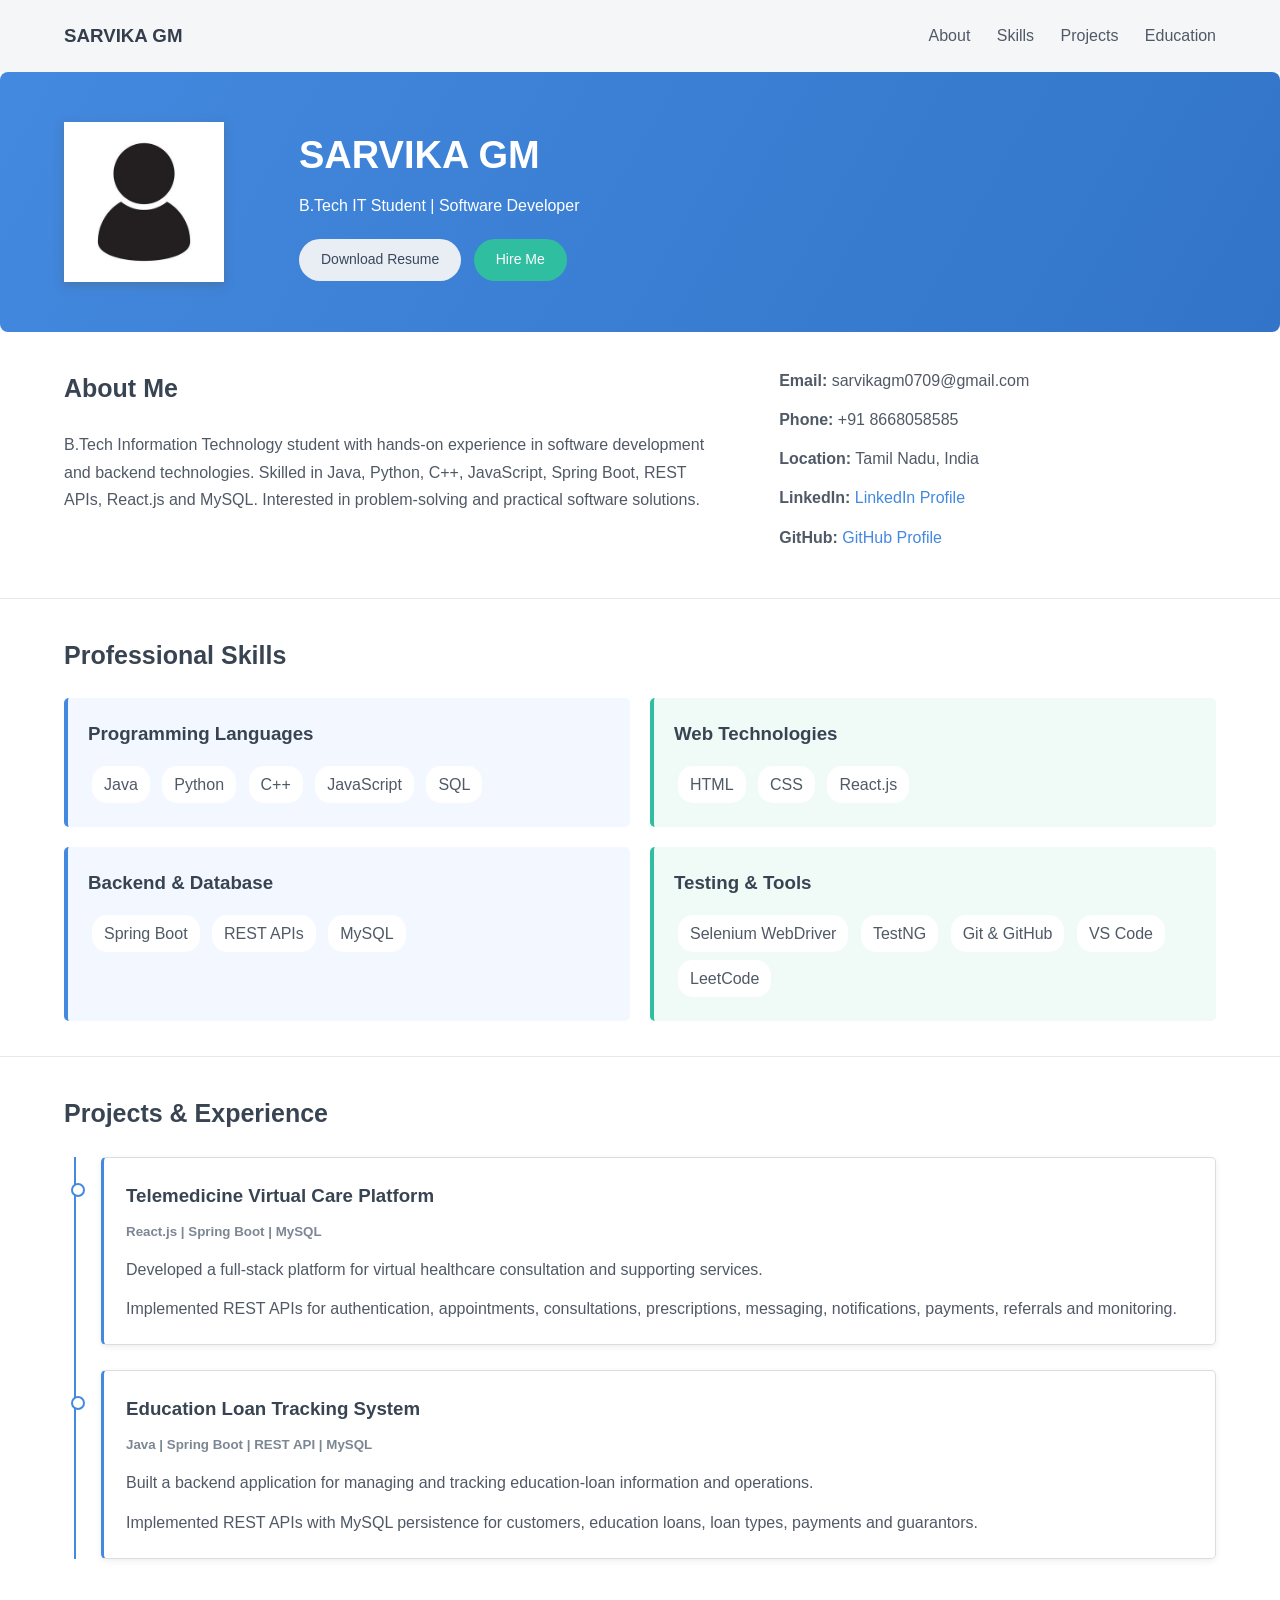
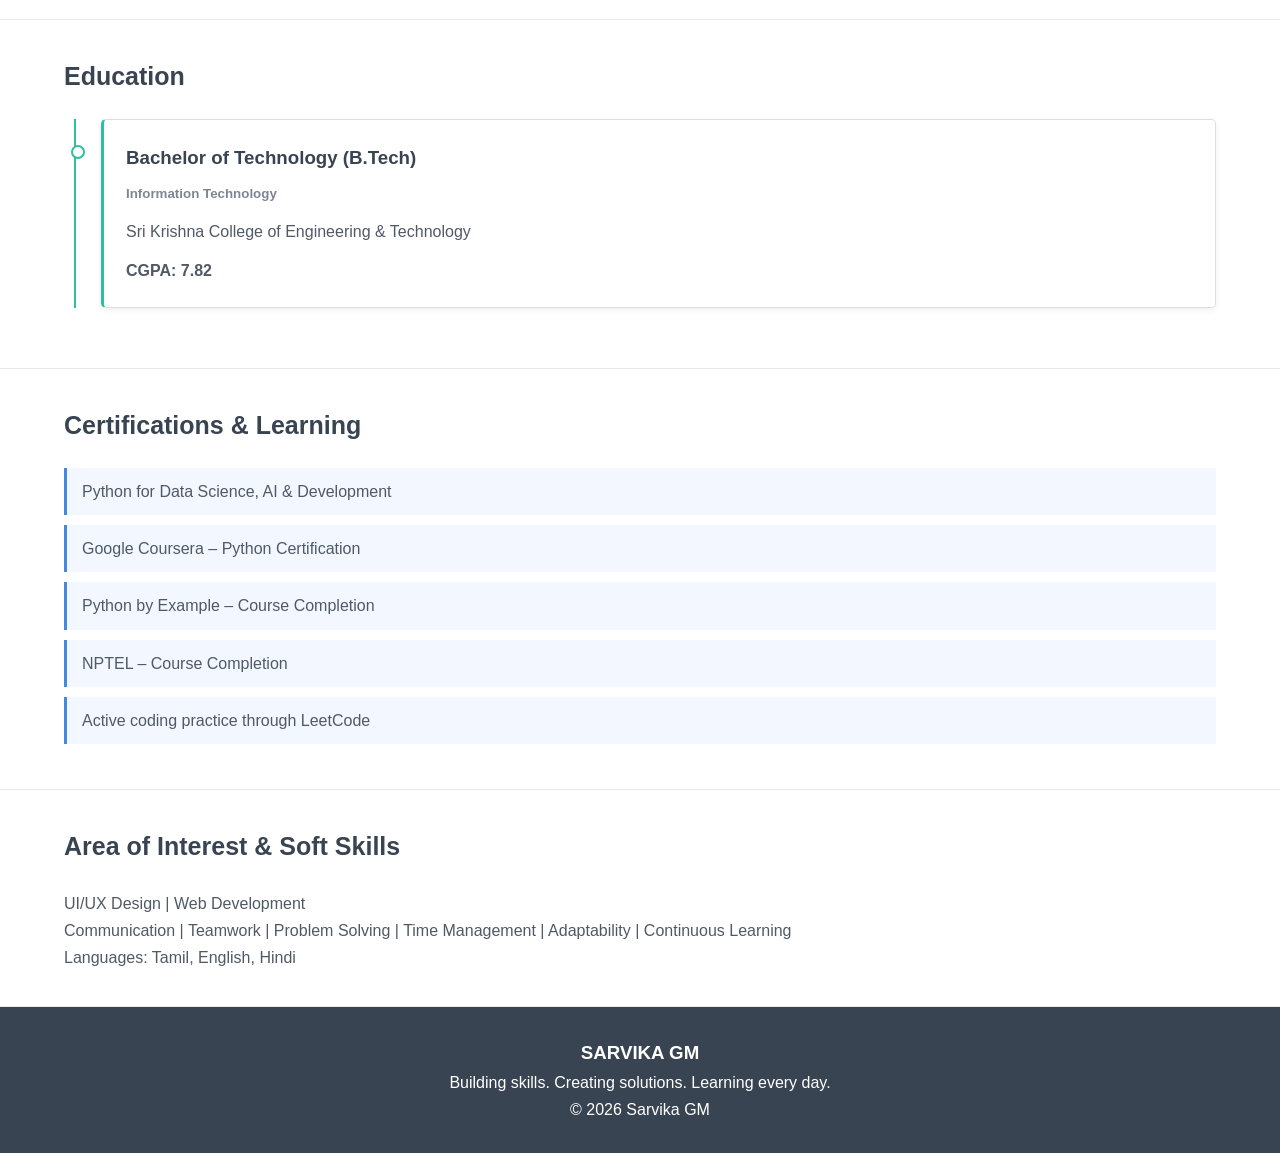
<file: index.html>
<!DOCTYPE html>
<html lang="en">
<head>
    <meta charset="UTF-8">
    <meta name="viewport" content="width=device-width, initial-scale=1.0">
    <title>Sarvika GM | Portfolio</title>
    <link rel="stylesheet" href="style.css">
</head>

<body>

<!-- Navigation -->
<header class="navbar">
    <h3>SARVIKA GM</h3>
    <nav>
        <a href="#about">About</a>
        <a href="#skills">Skills</a>
        <a href="#projects">Projects</a>
        <a href="#education">Education</a>
    </nav>
</header>

<!-- Profile Banner -->
<section class="hero">
    <div class="profile-image">
        <img src="images/profile.jpg" alt="Sarvika GM">
    </div>

    <div class="hero-content">
        <h1>SARVIKA GM</h1>
        <p>B.Tech IT Student | Software Developer</p>

        <a href="Resume-sarvika.pdf" download class="btn">
            Download Resume
        </a>

        <a href="mailto:sarvikagm0709@gmail.com" class="btn hire">
            Hire Me
        </a>
    </div>
</section>

<!-- About -->
<section id="about" class="section about">
    <div>
        <h2>About Me</h2>
        <p>
            B.Tech Information Technology student with hands-on
            experience in software development and backend
            technologies. Skilled in Java, Python, C++,
            JavaScript, Spring Boot, REST APIs, React.js and MySQL.
            Interested in problem-solving and practical
            software solutions.
        </p>
    </div>

    <div class="details">
        <p><b>Email:</b> sarvikagm0709@gmail.com</p>
        <p><b>Phone:</b> +91 8668058585</p>
        <p><b>Location:</b> Tamil Nadu, India</p>

        <p><b>LinkedIn:</b>
            <a href="https://linkedin.com/in/sarvika-gm-0246b632b"
               target="_blank">LinkedIn Profile</a>
        </p>

        <p><b>GitHub:</b>
            <a href="https://github.com/sarvika-gm"
               target="_blank">GitHub Profile</a>
        </p>
    </div>
</section>

<!-- Skills -->
<section id="skills" class="section">
    <h2>Professional Skills</h2>

    <div class="skills-grid">

        <div class="skill-card">
            <h3>Programming Languages</h3>
            <p>Java</p>
            <p>Python</p>
            <p>C++</p>
            <p>JavaScript</p>
            <p>SQL</p>
        </div>

        <div class="skill-card green">
            <h3>Web Technologies</h3>
            <p>HTML</p>
            <p>CSS</p>
            <p>React.js</p>
        </div>

        <div class="skill-card">
            <h3>Backend & Database</h3>
            <p>Spring Boot</p>
            <p>REST APIs</p>
            <p>MySQL</p>
        </div>

        <div class="skill-card green">
            <h3>Testing & Tools</h3>
            <p>Selenium WebDriver</p>
            <p>TestNG</p>
            <p>Git & GitHub</p>
            <p>VS Code</p>
            <p>LeetCode</p>
        </div>

    </div>
</section>

<!-- Projects -->
<section id="projects" class="section">
    <h2>Projects & Experience</h2>

    <div class="timeline">

        <div class="timeline-card">
            <h3>Telemedicine Virtual Care Platform</h3>
            <small>React.js | Spring Boot | MySQL</small>

            <p>
                Developed a full-stack platform for virtual
                healthcare consultation and supporting services.
            </p>

            <p>
                Implemented REST APIs for authentication,
                appointments, consultations, prescriptions,
                messaging, notifications, payments,
                referrals and monitoring.
            </p>
        </div>

        <div class="timeline-card">
            <h3>Education Loan Tracking System</h3>
            <small>Java | Spring Boot | REST API | MySQL</small>

            <p>
                Built a backend application for managing and
                tracking education-loan information and operations.
            </p>

            <p>
                Implemented REST APIs with MySQL persistence
                for customers, education loans, loan types,
                payments and guarantors.
            </p>
        </div>

    </div>
</section>

<!-- Education -->
<section id="education" class="section">
    <h2>Education</h2>

    <div class="timeline education">

        <div class="timeline-card">
            <h3>Bachelor of Technology (B.Tech)</h3>
            <small>Information Technology</small>

            <p>
                Sri Krishna College of Engineering & Technology
            </p>

            <p><b>CGPA: 7.82</b></p>
        </div>

    </div>
</section>

<!-- Certifications -->
<section class="section">
    <h2>Certifications & Learning</h2>

    <div class="certifications">
        <p>Python for Data Science, AI & Development</p>
        <p>Google Coursera – Python Certification</p>
        <p>Python by Example – Course Completion</p>
        <p>NPTEL – Course Completion</p>
        <p>Active coding practice through LeetCode</p>
    </div>
</section>

<!-- Interests -->
<section class="section">
    <h2>Area of Interest & Soft Skills</h2>

    <p>UI/UX Design | Web Development</p>

    <p>
        Communication | Teamwork | Problem Solving |
        Time Management | Adaptability | Continuous Learning
    </p>

    <p>Languages: Tamil, English, Hindi</p>
</section>

<!-- Footer -->
<footer>
    <h3>SARVIKA GM</h3>
    <p>Building skills. Creating solutions. Learning every day.</p>
    <p>© 2026 Sarvika GM</p>
</footer>

</body>
</html>
</file>
<file: style.css>
* {
    margin: 0;
    padding: 0;
    box-sizing: border-box;
}

html {
    scroll-behavior: smooth;
}

body {
    font-family: Arial, sans-serif;
    color: #505966;
    background: #fff;
    line-height: 1.7;
}

/* Navigation */
.navbar {
    display: flex;
    justify-content: space-between;
    align-items: center;
    padding: 20px 5%;
    background: #f5f6f8;
}

.navbar h3 {
    color: #343e4c;
}

.navbar nav a {
    text-decoration: none;
    color: #505966;
    margin-left: 22px;
}

/* Profile banner */
.hero {
    background: linear-gradient(120deg, #4389df, #3275c8);
    min-height: 230px;
    padding: 50px 5%;
    display: flex;
    align-items: center;
    gap: 75px;
    color: white;
    border-radius: 8px;
}

.profile-image {
    width: 160px;
    height: 160px;
    padding: 6px;
    background: white;
    box-shadow: 0 3px 10px #5555;
    flex-shrink: 0;
    overflow: hidden;
}

.profile-image img {
    width: 100%;
    height: 100%;
    object-fit: cover;
    display: block;
}

.hero-content h1 {
    font-size: 38px;
    margin-bottom: 5px;
}

.hero-content p {
    margin-bottom: 20px;
}

.btn {
    display: inline-block;
    padding: 9px 22px;
    border-radius: 25px;
    background: #e9eef5;
    color: #39485c;
    text-decoration: none;
    margin-right: 8px;
    font-size: 14px;
}

.btn.hire {
    background: #2fbea0;
    color: white;
}

/* General sections */
.section {
    padding: 35px 5%;
    border-bottom: 1px solid #e8e8e8;
}

.section h2 {
    font-size: 25px;
    margin-bottom: 22px;
    color: #394452;
}

.about {
    display: grid;
    grid-template-columns: 1.2fr 0.8fr;
    gap: 60px;
}

.about p {
    margin-bottom: 12px;
}

.details a {
    color: #4389df;
    text-decoration: none;
}

/* Skills */
.skills-grid {
    display: grid;
    grid-template-columns: 1fr 1fr;
    gap: 20px;
}

.skill-card {
    padding: 20px;
    background: #f3f7ff;
    border-left: 4px solid #4389df;
    border-radius: 5px;
}

.skill-card.green {
    background: #f0faf7;
    border-left-color: #2fbea0;
}

.skill-card h3 {
    margin-bottom: 12px;
    color: #394452;
}

.skill-card p {
    display: inline-block;
    background: white;
    padding: 5px 12px;
    margin: 4px;
    border-radius: 15px;
}

/* Project and education timeline */
.timeline {
    border-left: 2px solid #4389df;
    margin-left: 10px;
    padding-left: 25px;
}

.timeline-card {
    position: relative;
    padding: 22px;
    margin-bottom: 25px;
    border: 1px solid #ddd;
    border-left: 3px solid #4389df;
    border-radius: 5px;
    box-shadow: 0 2px 6px #00000012;
}

.timeline-card::before {
    content: "";
    position: absolute;
    left: -33px;
    top: 25px;
    width: 10px;
    height: 10px;
    background: white;
    border: 2px solid #4389df;
    border-radius: 50%;
}

.timeline-card h3 {
    color: #394452;
    margin-bottom: 5px;
}

.timeline-card small {
    color: #7c8793;
    font-weight: bold;
}

.timeline-card p {
    margin-top: 12px;
}

.education {
    border-left-color: #2fbea0;
}

.education .timeline-card {
    border-left-color: #2fbea0;
}

.education .timeline-card::before {
    border-color: #2fbea0;
}

/* Certifications */
.certifications p {
    padding: 10px 15px;
    margin-bottom: 10px;
    background: #f3f7ff;
    border-left: 3px solid #4389df;
}

/* Footer */
footer {
    text-align: center;
    background: #394452;
    color: white;
    padding: 30px;
}

/* Mobile responsive */
@media (max-width: 700px) {

    .navbar {
        flex-direction: column;
        gap: 12px;
    }

    .navbar nav a {
        margin: 5px;
        font-size: 13px;
    }

    .hero {
        flex-direction: column;
        text-align: center;
        gap: 20px;
    }

    .hero-content h1 {
        font-size: 29px;
    }

    .profile-image {
        width: 130px;
        height: 130px;
    }

    .about {
        grid-template-columns: 1fr;
        gap: 20px;
    }

    .skills-grid {
        grid-template-columns: 1fr;
    }
}

/* Hide the entire navigation bar on mobile */
@media screen and (max-width: 600px) {
    .navbar {
        display: none;
    }
}
</file>
